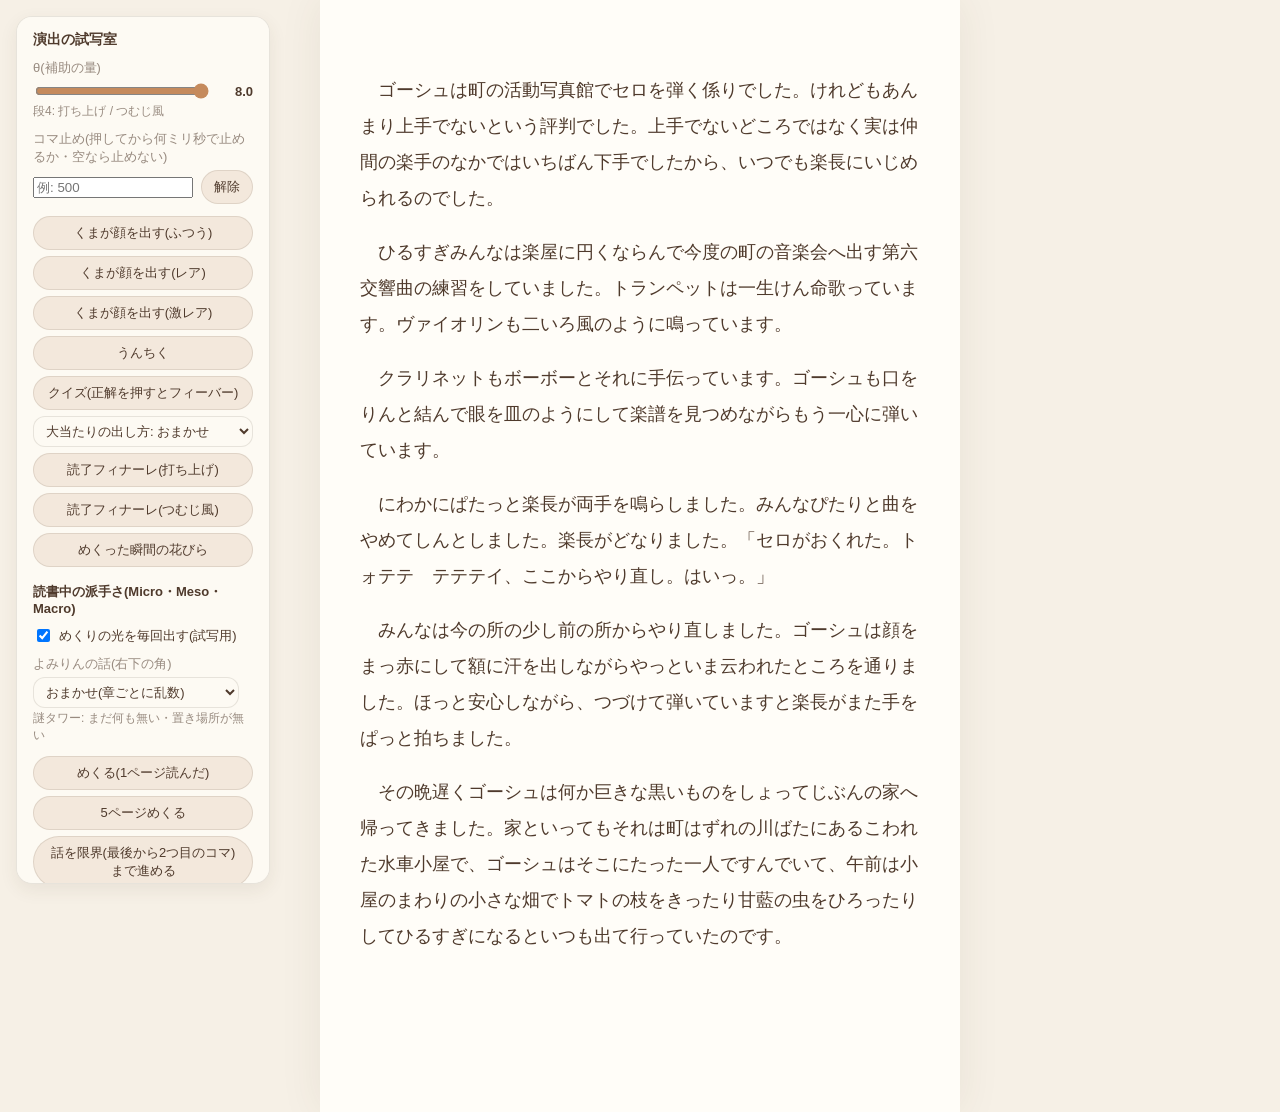
<file: tools/preview/index.html>
<!doctype html>
<!--
  読書中の演出の試写室。拡張を入れずに、くまの動き(顔を出す・うんちく・クイズ正解・読了)を θ ごとに見る。

    python3 -m http.server 8000      (リポジトリの一番上で)
    → http://localhost:8000/tools/preview/

  ES モジュールなので file:// では開けない。動きを減らす設定は DevTools の Rendering →
  「Emulate CSS media feature prefers-reduced-motion」で試す。
-->
<html lang="ja">
  <head>
    <meta charset="utf-8" />
    <meta name="viewport" content="width=device-width, initial-scale=1" />
    <title>よみりん 演出の試写室</title>
    <style>
      :root {
        --bg: #f6f0e6;
        --paper: #fdfaf3;
        --ink: #4f3a2c;
        --muted: rgba(79, 58, 44, 0.58);
        --faint: rgba(79, 58, 44, 0.12);
        font-family: 'Hiragino Maru Gothic ProN', 'Zen Maru Gothic', 'M PLUS Rounded 1c', sans-serif;
        color: var(--ink);
      }
      body {
        margin: 0;
        background: var(--bg);
        min-height: 100vh;
      }
      .book {
        max-width: 640px;
        margin: 0 auto;
        padding: 72px 40px 140px;
        background: #fffdf8;
        min-height: 100vh;
        box-sizing: border-box;
        font-family: 'Hiragino Mincho ProN', 'Yu Mincho', serif;
        font-size: 18px;
        line-height: 2;
        box-shadow: 0 0 40px rgba(79, 58, 44, 0.08);
      }
      .book p {
        margin: 0 0 1em;
        text-indent: 1em;
      }
      .panel {
        position: fixed;
        left: 16px;
        top: 16px;
        width: 220px;
        background: var(--paper);
        border: 1px solid var(--faint);
        border-radius: 16px;
        box-shadow: 0 6px 18px rgba(79, 58, 44, 0.08);
        padding: 14px 16px 16px;
        font-size: 13px;
        max-height: calc(100vh - 64px);
        overflow: auto;
      }
      .panel h2 {
        margin: 16px 0 6px;
        font-size: 13px;
        font-weight: 700;
      }
      .check {
        display: flex !important;
        gap: 6px;
        align-items: center;
        color: var(--ink) !important;
      }
      .panel h1 {
        margin: 0 0 10px;
        font-size: 14px;
        font-weight: 700;
      }
      .panel label {
        display: block;
        color: var(--muted);
        margin: 10px 0 4px;
      }
      .theta {
        display: flex;
        align-items: center;
        gap: 8px;
      }
      .theta input {
        flex: 1;
        min-width: 0;
        accent-color: #c58a5c;
      }
      .theta output {
        width: 2.6em;
        text-align: right;
        font-variant-numeric: tabular-nums;
        font-weight: 700;
      }
      .tier {
        color: var(--muted);
        font-size: 12px;
        margin-top: 2px;
      }
      .buttons {
        display: grid;
        gap: 6px;
        margin-top: 12px;
      }
      button {
        font: inherit;
        color: var(--ink);
        background: #f3e8dc;
        border: 1px solid var(--faint);
        border-radius: 999px;
        padding: 7px 12px;
        cursor: pointer;
      }
      select {
        font: inherit;
        color: var(--ink);
        background: var(--paper);
        border: 1px solid var(--faint);
        border-radius: 12px;
        padding: 6px 8px;
      }
      button:hover {
        background: #ecd7c3;
      }
      .hint {
        color: var(--muted);
        font-size: 11px;
        line-height: 1.6;
        margin: 10px 0 0;
      }
    </style>
  </head>
  <body>
    <main class="book" id="book">
      <p>ゴーシュは町の活動写真館でセロを弾く係りでした。けれどもあんまり上手でないという評判でした。上手でないどころではなく実は仲間の楽手のなかではいちばん下手でしたから、いつでも楽長にいじめられるのでした。</p>
      <p>ひるすぎみんなは楽屋に円くならんで今度の町の音楽会へ出す第六交響曲の練習をしていました。トランペットは一生けん命歌っています。ヴァイオリンも二いろ風のように鳴っています。</p>
      <p>クラリネットもボーボーとそれに手伝っています。ゴーシュも口をりんと結んで眼を皿のようにして楽譜を見つめながらもう一心に弾いています。</p>
      <p>にわかにぱたっと楽長が両手を鳴らしました。みんなぴたりと曲をやめてしんとしました。楽長がどなりました。「セロがおくれた。トォテテ　テテテイ、ここからやり直し。はいっ。」</p>
      <p>みんなは今の所の少し前の所からやり直しました。ゴーシュは顔をまっ赤にして額に汗を出しながらやっといま云われたところを通りました。ほっと安心しながら、つづけて弾いていますと楽長がまた手をぱっと拍ちました。</p>
      <p>その晩遅くゴーシュは何か巨きな黒いものをしょってじぶんの家へ帰ってきました。家といってもそれは町はずれの川ばたにあるこわれた水車小屋で、ゴーシュはそこにたった一人ですんでいて、午前は小屋のまわりの小さな畑でトマトの枝をきったり甘藍の虫をひろったりしてひるすぎになるといつも出て行っていたのです。</p>
    </main>

    <aside class="panel">
      <h1>演出の試写室</h1>
      <label for="theta">θ(補助の量)</label>
      <div class="theta">
        <input id="theta" type="range" min="0" max="8" step="0.1" value="8" />
        <output id="theta-out">8.0</output>
      </div>
      <div class="tier" id="tier"></div>
      <label for="freeze">コマ止め(押してから何ミリ秒で止めるか・空なら止めない)</label>
      <div class="theta">
        <input id="freeze" type="number" min="0" step="50" placeholder="例: 500" />
        <button id="thaw" type="button">解除</button>
      </div>
      <div class="buttons">
        <button id="peek" type="button">くまが顔を出す(ふつう)</button>
        <button id="peek-rare" type="button">くまが顔を出す(レア)</button>
        <button id="peek-epic" type="button">くまが顔を出す(激レア)</button>
        <button id="trivia" type="button">うんちく</button>
        <button id="quiz" type="button">クイズ(正解を押すとフィーバー)</button>
        <select id="variant" aria-label="大当たりの出し方">
          <option value="">大当たりの出し方: おまかせ</option>
          <option value="launch">大当たり: 打ち上げ(虹に乗る)</option>
          <option value="tornado">大当たり: つむじ風</option>
        </select>
        <button id="finale" type="button">読了フィナーレ(打ち上げ)</button>
        <button id="tornado" type="button">読了フィナーレ(つむじ風)</button>
        <button id="shower" type="button">めくった瞬間の花びら</button>
      </div>
      <h2>読書中の派手さ(Micro・Meso・Macro)</h2>
      <label class="check"><input id="flash-always" type="checkbox" checked /> めくりの光を毎回出す(試写用)</label>
      <label for="story">よみりんの話(右下の角)</label>
      <select id="story" aria-label="よみりんの話">
        <option value="">おまかせ(章ごとに乱数)</option>
      </select>
      <div class="tier" id="story-state"></div>
      <div class="buttons">
        <button id="advance" type="button">めくる(1ページ読んだ)</button>
        <button id="advance5" type="button">5ページめくる</button>
        <button id="story-limit" type="button">話を限界(最後から2つ目のコマ)まで進める</button>
        <button id="premo-rare" type="button">予告を仕込む: レア(3めくりで当たり)</button>
        <button id="premo-epic" type="button">予告を仕込む: 激レア(5めくりで当たり)</button>
        <button id="chapter" type="button">章の終わり(Macro)</button>
      </div>
      <p class="hint">最初のめくりで右下の角によみりんの話が現れ、そのあとはめくるたびに確率で1コマ進み(何もない回もある)、縁の色が少しずつ育ちます(読んでいる間は動きません)。話は最後から2つ目のコマで止まって待ちます。予告は話の近くに、金の星 → くまの耳 → 虹のかけら。章の終わりで話がオチて(弾ける・崩れる・飛んでいく・仕上がる・寝たまま…)「章 読了!!」。h キーでこのパネルを隠せます。</p>
      <p class="hint">θ が 6.4 以上で打ち上げ(クイズは半分の確率でつむじ風)、4.4 以上で大ジャンプ、2.8 以上でぴょんぴょん、それ未満は寝そべって読むだけ。θ=0 では何も出ません。コマ止めで止まった画面は、どこかを押すと解除されます。</p>
    </aside>

    <script type="module" src="./preview.js"></script>
  </body>
</html>
</file>
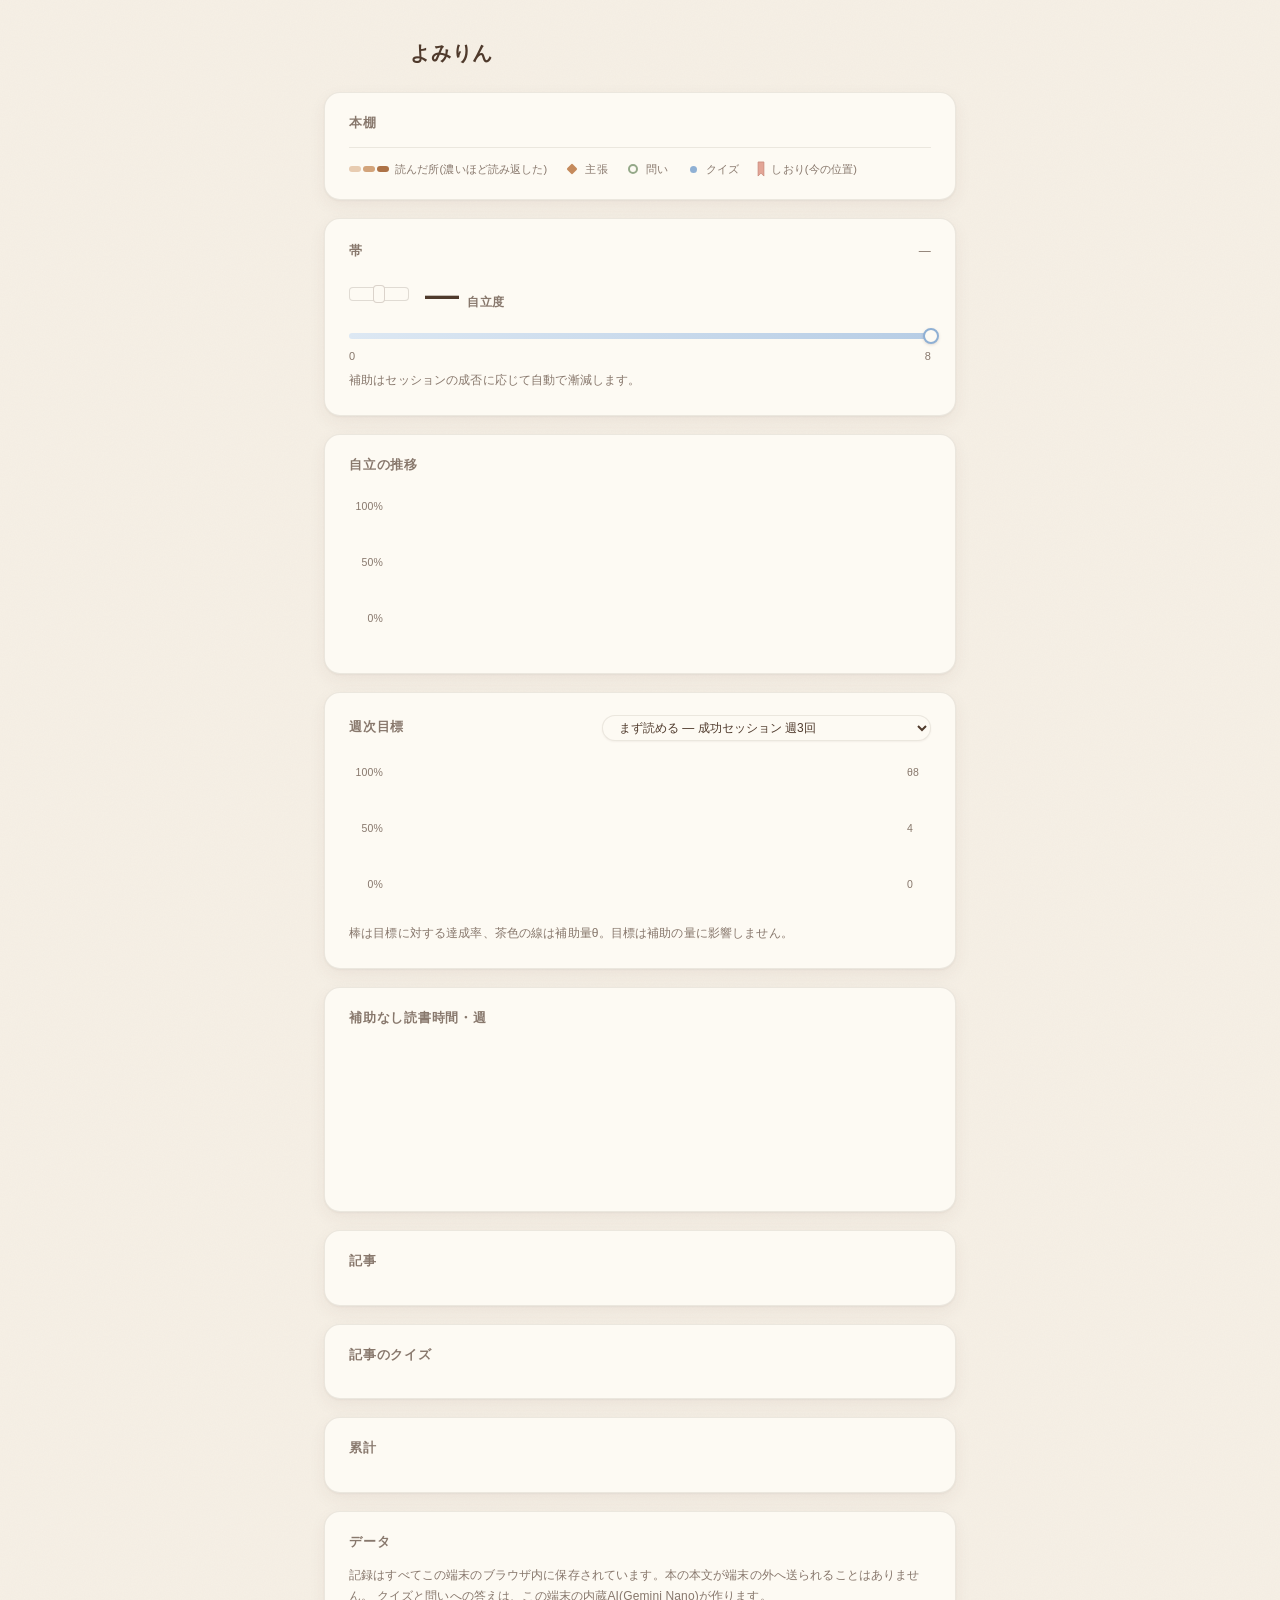
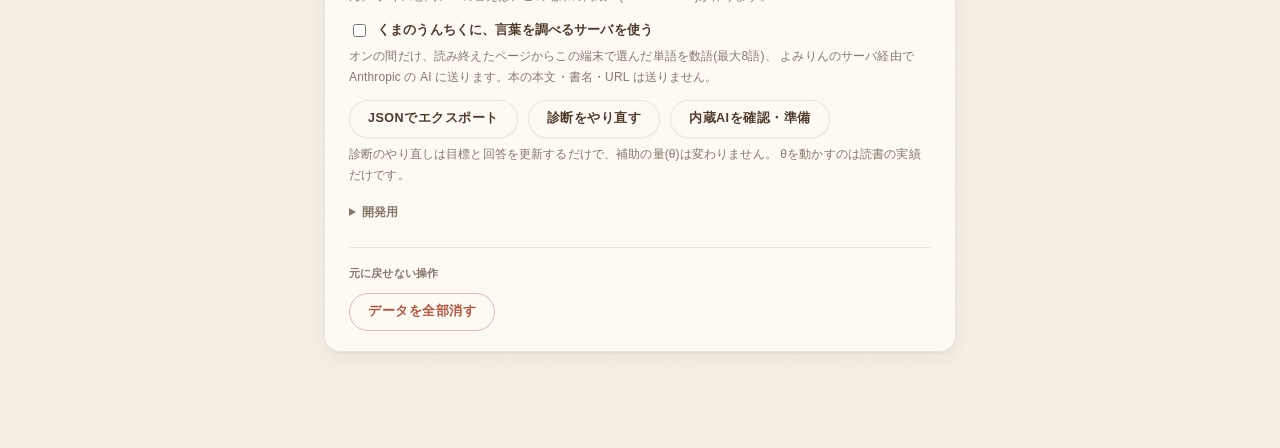
<file: extension/src/dashboard/dashboard.html>
<!doctype html>
<html lang="ja">
  <head>
    <meta charset="utf-8" />
    <title>よみりん</title>
    <link rel="stylesheet" href="dashboard.css" />
  </head>
  <body>
    <main>
      <header>
        <span id="mascot" class="mascot" aria-hidden="true"></span>
        <h1>よみりん</h1>
        <span id="ver" class="ver"></span>
      </header>

      <!-- 本棚: 本ごとの位置・残り時間・読んだ所(帯)・余白。記録カテゴリ — 事実だけを出す
           (docs/design.md §8)。θ の節より上に置く: 卒業後も残るのはこちら -->
      <section aria-label="本棚">
        <span class="eyebrow">本棚</span>
        <ul id="shelf" class="rows shelf"></ul>
        <p id="shelf-legend" class="shelf-legend" aria-hidden="true">
          <span class="lg"><i class="lg-run lg-run-1"></i><i class="lg-run lg-run-2"></i><i class="lg-run lg-run-3"></i>読んだ所(濃いほど読み返した)</span>
          <span class="lg"><i class="lg-mark mk-claim"></i>主張</span>
          <span class="lg"><i class="lg-mark mk-question"></i>問い</span>
          <span class="lg"><i class="lg-mark mk-quiz"></i>クイズ</span>
          <span class="lg"><i class="lg-mark lg-bookmark"></i>しおり(今の位置)</span>
        </p>
        <p id="shelf-empty" class="note" hidden>まだ本がありません。Play ブックスで本を開いて読み始めると、ここに並びます。</p>
      </section>

      <!-- 思い出す(記憶の層・docs/design.md §8): 期日が来たものだけ、最大5件。
           自分で思い出してから見る。評価は本人(クイズは正誤)。演出なし・褒めない・催促しない -->
      <section id="recall-sec" aria-label="思い出す" hidden>
        <span class="eyebrow">思い出す</span>
        <ol id="recall" class="rows recall"></ol>
      </section>

      <!-- 帯: 自立度と段位。リングが左端(0)に着いたら卒業=黒帯 -->
      <section class="obi-sec" aria-label="帯">
        <div class="obi-head">
          <span class="eyebrow">帯</span>
          <span id="theta-label" class="theta-read">—</span>
        </div>
        <div class="rank-line">
          <span id="belt" class="belt" title="帯"></span>
          <span class="indep"><b id="indep-pct">—</b><span class="indep-cap">自立度</span></span>
        </div>
        <div class="obi-track" aria-hidden="true"><span id="obi-ring" class="obi-ring"></span></div>
        <div class="obi-ends" aria-hidden="true"><span>0</span><span>8</span></div>
        <p class="note">補助はセッションの成否に応じて自動で漸減します。</p>
        <p id="week-line" class="week-line"></p>
      </section>

      <!-- 自立の推移: θ履歴から導く上昇曲線(集中力の成長) -->
      <section aria-label="自立の推移">
        <span class="eyebrow">自立の推移</span>
        <div id="growth-wrap" class="growth-wrap">
          <div class="growth-y" aria-hidden="true">
            <span>100%</span><span>50%</span><span>0%</span>
          </div>
          <div class="growth-main">
            <svg id="growth" viewBox="0 0 600 160" preserveAspectRatio="none" role="img"
                 aria-label="自立度の推移グラフ"></svg>
            <div id="growth-x" class="growth-x" aria-hidden="true"></div>
          </div>
        </div>
        <p id="growth-empty" class="note" hidden>まだ推移はありません。</p>
      </section>

      <!-- 週次目標: 達成率(棒)×θ(茶色の線)の二軸。達成率を保ったままθが下がることが
           回復の証拠(docs/research/benchmark.md §5)。目標は本人が選ぶ・制御器は読まない・
           未達を警告しない(事実の表示のみ) -->
      <section aria-label="週次目標">
        <div class="obi-head">
          <span class="eyebrow">週次目標</span>
          <select id="goal" aria-label="週次目標の選択"></select>
        </div>
        <div id="kpi-wrap" class="growth-wrap">
          <div class="growth-y" aria-hidden="true">
            <span>100%</span><span>50%</span><span>0%</span>
          </div>
          <div class="growth-main">
            <svg id="kpi" viewBox="0 0 600 160" preserveAspectRatio="none" role="img"
                 aria-label="週次目標の達成率と補助量θの推移"></svg>
            <div id="kpi-x" class="growth-x" aria-hidden="true"></div>
          </div>
          <div class="growth-y kpi-y-right" aria-hidden="true">
            <span>θ8</span><span>4</span><span>0</span>
          </div>
        </div>
        <p id="kpi-empty" class="note" hidden>まだ記録がありません。</p>
        <p id="kpi-line" class="week-line"></p>
        <p class="note">棒は目標に対する達成率、茶色の線は補助量θ。目標は補助の量に影響しません。</p>
      </section>

      <section aria-label="週次推移">
        <span class="eyebrow">補助なし読書時間・週</span>
        <div id="chart"></div>
        <p id="chart-empty" class="note" hidden>まだ記録がありません。</p>
      </section>

      <!-- 本以外(Web記事)。本のクイズは本棚の余白に出すので、ここには記事のものだけ -->
      <section id="library-sec" aria-label="記事">
        <span class="eyebrow">記事</span>
        <ul id="library" class="rows"></ul>
      </section>

      <section id="quizzes-sec" aria-label="記事のクイズ">
        <span class="eyebrow">記事のクイズ</span>
        <ul id="quizzes" class="rows"></ul>
      </section>

      <section aria-label="累計">
        <span class="eyebrow">累計</span>
        <dl id="totals" class="ledger"></dl>
      </section>

      <section aria-label="データ">
        <span class="eyebrow">データ</span>
        <p class="note">
          記録はすべてこの端末のブラウザ内に保存されています。本の本文が端末の外へ送られることはありません。
          クイズと問いへの答えは、この端末の内蔵AI(Gemini Nano)が作ります。
        </p>
        <label class="consent-toggle">
          <input id="consent" type="checkbox" />
          <span>くまのうんちくに、言葉を調べるサーバを使う</span>
        </label>
        <p class="note">オンの間だけ、読み終えたページからこの端末で選んだ単語を数語(最大8語)、
          よみりんのサーバ経由で Anthropic の AI に送ります。本の本文・書名・URL は送りません。</p>
        <div class="actions">
          <button id="export" type="button">JSONでエクスポート</button>
          <button id="recalibrate" type="button">診断をやり直す</button>
          <button id="ai-check" type="button">内蔵AIを確認・準備</button>
        </div>
        <p id="ai-status" class="note"></p>
        <p class="note">診断のやり直しは目標と回答を更新するだけで、補助の量(θ)は変わりません。
          θを動かすのは読書の実績だけです。</p>
        <!-- 開発用。ストア版(update_url あり)では隠す -->
        <details id="dev-tools" class="override">
          <summary>開発用</summary>
          <label class="demo-toggle">
            <input id="demo" type="checkbox" />
            <span>デモモード(演出を派手にする)</span>
          </label>
          <p class="note">このプロフィールだけに効きます。計測・制御・記録には影響しません。
            本番はOFFのまま、発表用プロフィールだけONに。</p>
          <label class="override-label" for="theta">θを手動で上書き</label>
          <input id="theta" type="range" min="0" max="8" step="0.1" value="8" aria-label="補助量θ" />
          <div class="actions">
            <button id="seed-demo" type="button" hidden>玄人デモデータを投入</button>
          </div>
          <p id="s-report" class="note"></p>
        </details>
        <div class="danger">
          <p class="danger-note">元に戻せない操作</p>
          <button id="wipe" type="button">データを全部消す</button>
        </div>
      </section>
    </main>
    <script type="module" src="dashboard.js"></script>
  </body>
</html>
</file>
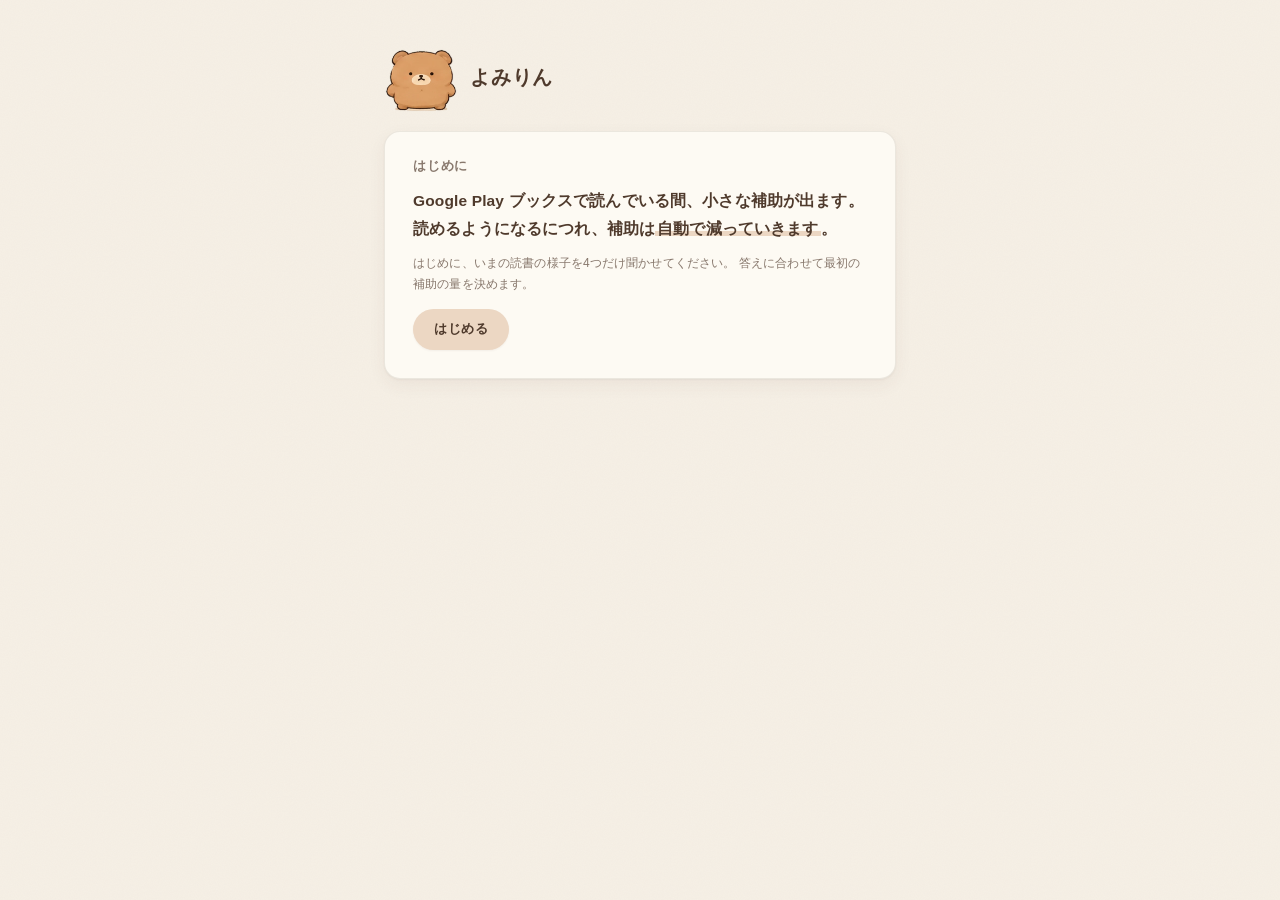
<file: extension/src/onboarding/onboarding.html>
<!doctype html>
<html lang="ja">
  <head>
    <meta charset="utf-8" />
    <title>よみりん</title>
    <link rel="stylesheet" href="../shared/paper.css" />
    <link rel="stylesheet" href="onboarding.css" />
  </head>
  <body>
    <main>
      <header class="paper-head rise">
        <span id="mascot" class="mascot" aria-hidden="true"></span>
        <h1>よみりん</h1>
      </header>

      <!-- 導入 -->
      <section id="step-intro" class="step card rise">
        <span class="eyebrow">はじめに</span>
        <p class="lead">
          Google Play ブックスで読んでいる間、小さな補助が出ます。<br />
          読めるようになるにつれ、補助は<span class="hl">自動で減っていきます</span>。
        </p>
        <p class="note">
          はじめに、いまの読書の様子を4つだけ聞かせてください。
          答えに合わせて最初の補助の量を決めます。
        </p>
        <div class="actions">
          <button id="begin" type="button">はじめる</button>
        </div>
      </section>

      <!-- 診断(4問。スコア・θは表示しない) -->
      <section id="step-quiz" class="step card" hidden>
        <span class="eyebrow">いまの読書</span>
        <p class="progress" id="progress" aria-hidden="true"></p>
        <h2 id="qtext"></h2>
        <ul id="choices" class="choices"></ul>
        <button id="back" class="btn quiet back" type="button" hidden>← 戻る</button>
      </section>

      <!-- 目標選択(自己設定。おすすめを事前選択するだけで、決めるのは本人) -->
      <section id="step-goal" class="step card" hidden>
        <span class="eyebrow">目標</span>
        <h2>いまの目標を選んでください</h2>
        <p class="note">あとでダッシュボードからいつでも変えられます。目標は補助の量に影響しません。</p>
        <ul id="goals" class="choices"></ul>
        <!-- 外部送信の同意(任意・既定オフ)。Chrome Web Store の開示・同意の要件 -->
        <div class="sub">
          <label class="consent-row">
            <input id="consent" type="checkbox" />
            <span>くまのうんちくに、言葉を調べるサーバを使う(任意)</span>
          </label>
          <p class="note">
            オンにすると、読み終えたページからこの端末で選んだ単語を数語(最大8語)だけ、
            よみりんのサーバ経由で Anthropic の AI に送り、言葉の意味や由来を調べます。
            本の本文・書名・URL は送りません。オフのままでも使えます(この端末の内蔵AIが使えれば、それで話します)。
            あとでダッシュボードから変えられます。
          </p>
        </div>
        <div class="actions">
          <button id="finish" type="button">この目標で始める</button>
        </div>
        <p id="finish-error" class="note err" hidden></p>
      </section>

      <!-- 完了。スコアもθも言い渡さない -->
      <section id="step-done" class="step card" hidden>
        <span class="eyebrow">準備ができました</span>
        <p class="lead">Play ブックスで本を開いて、ツールバーの拡張アイコンから「読む」を押すと始まります。</p>
        <p class="note">
          記録はすべてこの端末の中に残ります。本の本文が端末の外へ送られることはありません。
        </p>

        <!-- 内蔵AI(Gemini Nano)。クイズと問いへの答えはこれが端末の中で作る。
             無くても演出と計測は動くので、ここで止めない(確認は任意) -->
        <div class="sub nano">
          <span class="pill">内蔵AI</span>
          <h2>Gemini Nano について</h2>
          <p class="note">
            突然クイズと、問いへの答えは、Chrome に内蔵された AI がこの端末の中で作ります。
            本の本文はどこにも送られません。使うには次が要ります。
          </p>
          <ul class="note-list">
            <li>Chrome 138 以降</li>
            <li>空きディスク 22GB 以上(モデル本体は約 4GB。初回だけダウンロードに数分かかります)</li>
            <li>対応する GPU、またはメモリ 16GB 以上</li>
          </ul>
          <p class="note">
            下のボタンで確認できます。初回はこのクリックでダウンロードが始まります。
            足りないものがあっても、補助の演出と計測は動きます。あとからダッシュボードでも確認できます。
          </p>
          <div class="actions">
            <button id="ai-check" type="button">内蔵AIを確認・準備</button>
          </div>
          <p id="ai-status" class="note" hidden></p>
        </div>

        <div class="actions">
          <button id="close" type="button">閉じる</button>
        </div>
      </section>
    </main>
    <script type="module" src="onboarding.js"></script>
  </body>
</html>
</file>
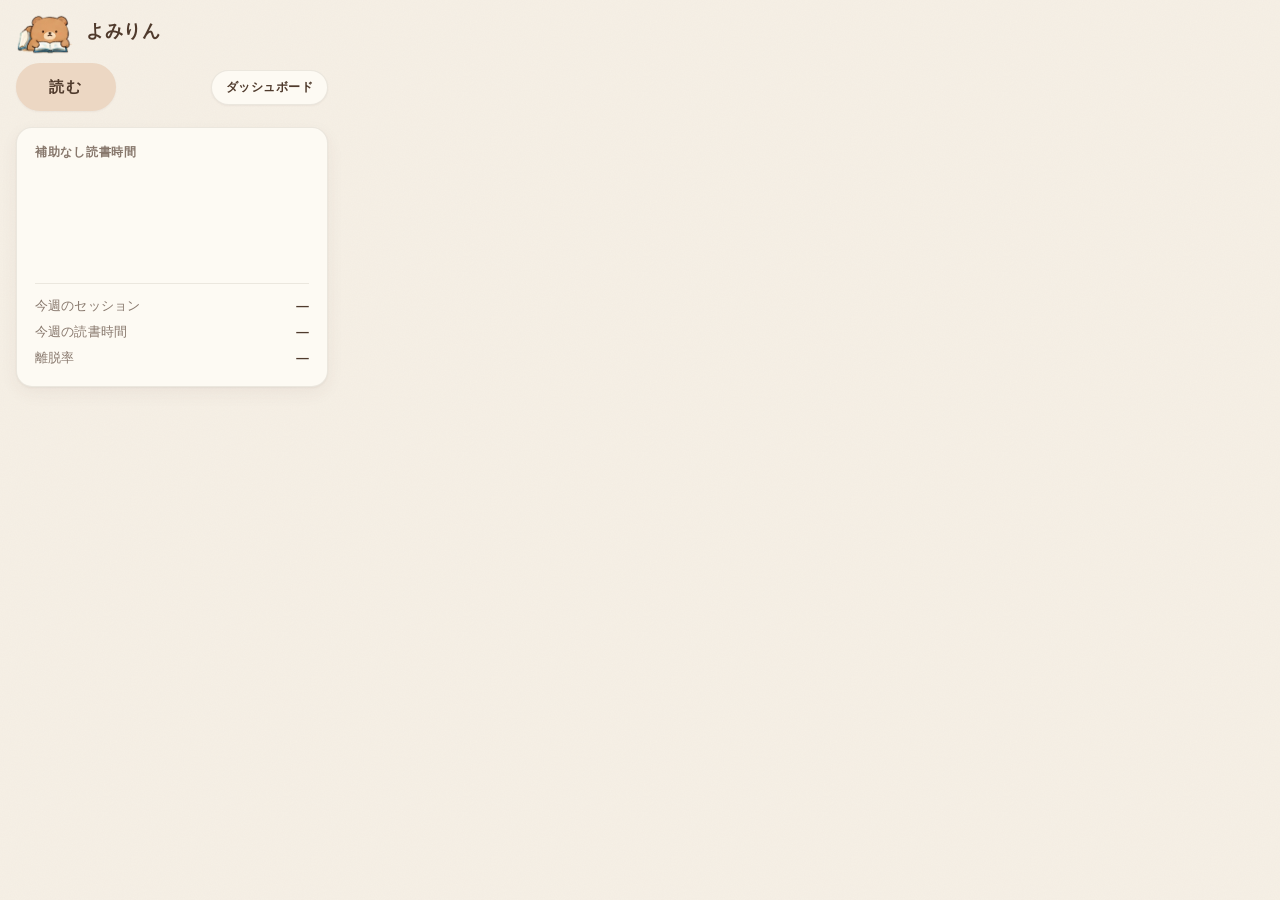
<file: extension/src/popup/popup.html>
<!doctype html>
<html lang="ja">
  <head>
    <meta charset="utf-8" />
    <title>よみりん</title>
    <link rel="stylesheet" href="../shared/paper.css" />
    <link rel="stylesheet" href="popup.css" />
  </head>
  <body>
    <main>
      <header class="paper-head rise">
        <span id="mascot" class="mascot" aria-hidden="true"></span>
        <h1>よみりん</h1>
      </header>

      <!-- 初回のみ: 診断+目標選択が済むまでは、はじめの設定へ誘導する -->
      <section id="onboard" class="card rise" hidden>
        <p class="lead">はじめに、いまの読書に合わせた設定をします。</p>
        <p class="note">1分で終わります。</p>
        <div class="actions">
          <button id="open-onboarding" type="button">はじめる</button>
        </div>
      </section>

      <!-- 読む/終える と ダッシュボードを同じ行に。ポップアップは縦が 600px で切れるので、
           ダッシュボードへの入口を下に置かない(スクロールしないと見えない) -->
      <div id="controls" class="rise">
        <div class="row">
          <button id="start" class="btn big" type="button">読む</button>
          <button id="end" class="btn big" type="button" hidden>終える</button>
          <!-- θはW3から自動漸減。手動上書きとデータ管理(全消去含む)はダッシュボードへ -->
          <button id="open-dashboard" class="btn" type="button">ダッシュボード</button>
        </div>
        <p id="status" class="note" hidden></p>
        <p id="error" class="note err" hidden></p>
      </div>

      <!-- 記憶の層(docs/design.md §8): 成功セッションの終わりに一度だけ、道具の小さなカード。
           本人が書いた一文が資産になる。無視すれば黙って消える(要求しない)。演出はつけない -->
      <section id="claim" class="card" hidden>
        <span class="eyebrow">主張</span>
        <p id="claim-title" class="note"></p>
        <label for="claim-text" class="claim-label">いちばん大事だった主張を、ひとつ</label>
        <input id="claim-text" class="field" type="text" maxlength="120" autocomplete="off" />
        <div class="actions">
          <button id="claim-save" type="button">残す</button>
          <button id="claim-skip" class="btn quiet" type="button">閉じる</button>
        </div>
      </section>

      <!-- Mirror: 主表示は補助なし読書時間の週次推移。
           連続日数・他人との比較・目標未達の警告は出さない(責めない原則)。 -->
      <section id="mirror" class="card rise" aria-label="Mirror">
        <span class="eyebrow">補助なし読書時間</span>
        <div id="chart" role="img" aria-label="週ごとの補助なし読書時間"></div>
        <p id="empty" class="note" hidden>まだ記録がありません。読みたい本で「読む」を押すと計測が始まります。</p>
        <dl id="sub">
          <dt>今週のセッション</dt><dd id="sessions">—</dd>
          <dt>今週の読書時間</dt><dd id="read-min">—</dd>
          <dt>離脱率</dt><dd id="escape-rate">—</dd>
        </dl>
      </section>

      <!-- ライブラリ: 記録層の表示。事実の蓄積のみ(比較・警告・可変報酬なし) -->
      <section id="library-sec" class="card rise" aria-label="ライブラリ" hidden>
        <span class="eyebrow">ライブラリ</span>
        <ul id="library"></ul>
      </section>

    </main>
    <script type="module" src="popup.js"></script>
  </body>
</html>
</file>
<file: extension/src/dashboard/dashboard.css>
/* 静かな記録の画面。温かいクリームの地に、少し明るい紙のカード、焦げ茶の文字、丸ゴシック。
   線は髪の毛ほどか無し、影はぼかした柔らかいものだけ、差し色はくすんだ色(キャラメル・セージ・くすみ青)。
   派手なもの(太い線・ずらし影・虹・金・傾き・弾む動き)は読書中の演出だけのもの。ここには置かない。
   記録の画面なので動きは入場だけ(報酬の演出は出さない)。値は shared/paper.css の :root と同じ。 */

:root {
  --bg: #f6f0e6;
  --paper: #fdfaf3;
  --ink: #4f3a2c;
  --muted: rgba(79, 58, 44, 0.68);
  --faint: rgba(79, 58, 44, 0.1);
  /* くすんだ差し色 */
  --caramel: #c58a5c;
  --caramel-soft: #ecd7c3;
  --caramel-deep: #94623f; /* 紙の上で読ませる文字の濃さ */
  --sage: #94a888;
  --sage-soft: #e3eadb;
  --sage-ink: #55694a; /* セージの地に乗せる文字 */
  --dusty: #8fb0d4;
  --dusty-soft: #dde8f3;
  --blush: #e3a596;
  --danger: #b5523b;
  --focus: #6b8fba; /* くすみ青を少し濃く(紙の上で見える輪郭) */
  /* 読んだ所の濃淡(1回・2回・3回以上)。キャラメルの淡→濃 */
  --read-1: #e8ccb1;
  --read-2: #d3a47b;
  --read-3: #ad7246;
  /* 読んでいない所(紙より少し沈んだ、色のない地) */
  --unread: #f1ece4;
  /* 形 */
  --radius: 16px;
  --radius-sm: 12px;
  --shadow: 0 1px 2px rgba(79, 58, 44, 0.05), 0 6px 18px rgba(79, 58, 44, 0.06);
  --shadow-sm: 0 1px 2px rgba(79, 58, 44, 0.06);
  color-scheme: light;
  font-family: 'Hiragino Maru Gothic ProN', 'Zen Maru Gothic', 'M PLUS Rounded 1c', 'Hiragino Sans',
    sans-serif;
}

*,
*::before,
*::after {
  box-sizing: border-box;
}

/* hidden属性をdisplay:flex等の指定より必ず優先させる */
[hidden] {
  display: none !important;
}

body {
  margin: 0;
  color: var(--ink);
  font-size: 14px;
  font-weight: 400;
  line-height: 1.75;
  letter-spacing: 0.01em;
  -webkit-font-smoothing: antialiased;
  /* ごく薄い紙のざらつき(ほとんど見えない程度) */
  background: var(--bg)
    url("data:image/svg+xml;utf8,<svg xmlns='http://www.w3.org/2000/svg' width='180' height='180'><filter id='n'><feTurbulence type='fractalNoise' baseFrequency='.85' numOctaves='2' stitchTiles='stitch'/><feColorMatrix values='0 0 0 0 .31 0 0 0 0 .23 0 0 0 0 .17 0 0 0 .03 0'/></filter><rect width='100%' height='100%' filter='url(%23n)'/></svg>");
}

main {
  max-width: 680px;
  margin: 0 auto;
  padding: 40px 24px 96px;
  display: grid;
  gap: 18px;
}

/* 入場: ふっと浮かぶ(弾まない。動きを減らす設定を尊重) */
@media (prefers-reduced-motion: no-preference) {
  main > * {
    animation: rise 0.4s ease-out both;
  }
  main > :nth-child(2) { animation-delay: 0.04s; }
  main > :nth-child(3) { animation-delay: 0.08s; }
  main > :nth-child(4) { animation-delay: 0.12s; }
  main > :nth-child(5) { animation-delay: 0.16s; }
  main > :nth-child(6) { animation-delay: 0.2s; }
  main > :nth-child(7) { animation-delay: 0.24s; }
  main > :nth-child(8) { animation-delay: 0.28s; }
  main > :nth-child(9) { animation-delay: 0.32s; }
  main > :nth-child(10) { animation-delay: 0.36s; }
}

@keyframes rise {
  from {
    opacity: 0;
    transform: translateY(6px);
  }
}

:focus-visible {
  outline: 2px solid var(--focus);
  outline-offset: 2px;
}

/* ---- ヘッダ: くま + 題 ---- */

header {
  display: flex;
  align-items: center;
  gap: 12px;
  margin-bottom: 8px;
}

.mascot {
  flex: none;
  width: 74px;
  margin-bottom: -6px;
}

.mascot img {
  display: block;
  width: 100%;
  height: auto;
}

/* 記録がまだ無いときの、箱に入ったくま */
.empty-bear {
  display: block;
  width: 88px;
  height: auto;
  margin: 4px auto 10px;
}

h1 {
  margin: 0;
  font-size: 20px;
  font-weight: 700;
  letter-spacing: 0.04em;
  line-height: 1.3;
}

.ver {
  font-size: 11px;
  font-weight: 500;
  color: var(--muted);
  font-variant-numeric: tabular-nums;
  background: var(--faint);
  border-radius: 999px;
  padding: 0 9px;
}

.ver:empty {
  display: none;
}

/* ---- 節: 紙のカード ---- */

main > section {
  position: relative;
  background: var(--paper);
  border: 1px solid var(--faint);
  border-radius: var(--radius);
  padding: 22px 24px 20px;
  box-shadow: var(--shadow);
}

/* 節の名前: 小さく静かな文字 */
.eyebrow {
  display: block;
  margin: 0 0 14px;
  font-size: 12.5px;
  font-weight: 600;
  letter-spacing: 0.06em;
  line-height: 1.4;
  color: var(--muted);
  white-space: nowrap;
}

.note {
  font-size: 12px;
  color: var(--muted);
  margin: 4px 0;
}

/* ---- 帯(シグネチャ) ---- */

/* 節の名前と、右に添える値(θ・目標の選択)の一行 */
.obi-head {
  display: flex;
  align-items: center;
  justify-content: space-between;
  gap: 12px;
  margin-bottom: 14px;
}

.obi-head .eyebrow {
  margin: 0;
}

.theta-read {
  font-size: 12px;
  font-weight: 500;
  color: var(--muted);
  font-variant-numeric: tabular-nums;
}

/* 段位と自立度 */
.rank-line {
  display: flex;
  align-items: center;
  gap: 16px;
  margin: 0 0 4px;
}

/* 帯(武道の帯): 色はJSが段位で塗る(くすんだ色)。結び目つき */
.belt {
  position: relative;
  width: 60px;
  height: 14px;
  border: 1px solid rgba(79, 58, 44, 0.16);
  border-radius: 4px;
  background: var(--paper);
}

.belt::after {
  content: '';
  position: absolute;
  left: 50%;
  top: 50%;
  width: 12px;
  height: 18px;
  border: 1px solid rgba(79, 58, 44, 0.2);
  border-radius: 4px;
  background: inherit;
  transform: translate(-50%, -50%);
}

/* 大きな数字(統計アプリの「3h 42m」のように) */
.indep {
  display: flex;
  align-items: baseline;
}

.indep b {
  font-size: 34px;
  font-weight: 600;
  line-height: 1.1;
  letter-spacing: 0;
  font-variant-numeric: tabular-nums;
}

.indep-cap {
  font-size: 12px;
  font-weight: 600;
  color: var(--muted);
  margin-left: 8px;
  letter-spacing: 0.06em;
}

/* 帯本体(表示のみ): 右(8)ほど少し濃いくすみ青、左端(0)=卒業へ向かって淡くなる */
.obi-track {
  position: relative;
  height: 6px;
  border-radius: 999px;
  margin-top: 20px;
  background: linear-gradient(90deg, var(--dusty-soft), #b7cde5);
}

/* リング=θの現在地。左端(0)に着いたら卒業 */
.obi-ring {
  position: absolute;
  top: 50%;
  left: 100%;
  width: 16px;
  height: 16px;
  box-sizing: border-box;
  border: 2px solid var(--dusty);
  border-radius: 50%;
  background: var(--paper);
  transform: translate(-50%, -50%);
  box-shadow: 0 1px 3px rgba(79, 58, 44, 0.16);
}

@media (prefers-reduced-motion: no-preference) {
  .obi-ring {
    transition: left 0.6s ease-out;
  }
}

.obi-ends {
  display: flex;
  justify-content: space-between;
  font-size: 11px;
  font-weight: 500;
  color: var(--muted);
  font-variant-numeric: tabular-nums;
  margin-top: 8px;
}

.week-line {
  margin: 16px 0 0;
  padding-top: 14px;
  border-top: 1px solid var(--faint);
  font-size: 12.5px;
  color: var(--muted);
}

.week-line:empty {
  display: none;
}

.week-line b {
  font-weight: 600;
  font-size: 15px;
  color: var(--ink);
  font-variant-numeric: tabular-nums;
  margin: 0 1px;
}

/* ---- グラフ共通(自立の推移・週次目標) ---- */

.growth-wrap {
  display: flex;
  gap: 10px;
  align-items: stretch;
}

.growth-y {
  display: flex;
  flex-direction: column;
  justify-content: space-between;
  align-items: flex-end;
  width: 34px;
  /* 上下パディングでSVG内のグリッド線(y=14/146 of 160)に目盛りを揃える */
  padding: 8px 0 26px;
  font-size: 10.5px;
  font-weight: 500;
  color: var(--muted);
  font-variant-numeric: tabular-nums;
}

.growth-main {
  flex: 1;
  min-width: 0;
}

#growth,
#kpi {
  width: 100%;
  height: 160px;
  display: block;
  overflow: visible;
}

.growth-x {
  display: flex;
  justify-content: space-between;
  margin-top: 4px;
  font-size: 10.5px;
  font-weight: 500;
  color: var(--muted);
  font-variant-numeric: tabular-nums;
}

/* SVGは横に伸ばして描くので、線の太さは伸ばさない */
#growth *,
#kpi * {
  vector-effect: non-scaling-stroke;
}

.growth-grid {
  stroke: var(--faint);
  stroke-width: 1;
}

/* 線の下の淡い塗り */
.growth-area {
  fill: rgba(197, 138, 92, 0.12);
  stroke: none;
}

.growth-line {
  fill: none;
  stroke: var(--caramel);
  stroke-width: 2.5;
  stroke-linejoin: round;
  stroke-linecap: round;
}

.growth-dot {
  fill: var(--caramel);
}

/* 最新の点(いま) */
.growth-dot-now {
  fill: var(--caramel);
  stroke: var(--paper);
  stroke-width: 2;
}

/* ---- 週次目標(達成率×θの二軸) ---- */

.kpi-y-right {
  align-items: flex-start;
  width: 24px;
}

/* 合格ライン(達成率80%)。点線。棒と同じく、下回っても色は変えない */
.kpi-pass {
  stroke: rgba(79, 58, 44, 0.32);
  stroke-width: 1.25;
  stroke-dasharray: 4 5;
  stroke-linecap: round;
}

/* 達成率の棒。責めない: 未達でも色は変えない(淡いくすみ青のまま)、満了だけ少し濃くなる */
.kpi-bar {
  fill: #cddcec;
  stroke: none;
  rx: 4px;
}

.kpi-bar-full {
  fill: #a9c3df;
}

#goal {
  margin-left: auto;
  max-width: 100%;
  font: inherit;
  font-size: 12px;
  font-weight: 500;
  color: var(--ink);
  background: var(--paper);
  border: 1px solid var(--faint);
  border-radius: 999px;
  padding: 4px 12px;
  box-shadow: var(--shadow-sm);
  cursor: pointer;
  transition: background-color 0.15s ease;
}

#goal:hover {
  background: #f4ecdf;
}

#goal option {
  background: var(--paper);
}

/* θ手動上書き(開発用・データ節の折りたたみ) */
details.override {
  margin-top: 16px;
}

details.override summary,
details.margin summary {
  font-size: 12px;
  font-weight: 600;
  color: var(--muted);
  cursor: pointer;
  transition: color 0.15s ease;
}

.override-label {
  display: block;
  font-size: 12px;
  color: var(--muted);
  margin-top: 12px;
}

details.override .actions {
  margin-top: 14px;
}

/* つまみと溝は自前で描く(淡い accent-color だと Chrome が溝を黒く塗るため)。帯のリングと同じ形 */
details.override input[type='range'] {
  -webkit-appearance: none;
  appearance: none;
  display: block;
  width: 100%;
  height: 6px;
  margin: 16px 0 6px;
  border-radius: 999px;
  background: var(--dusty-soft);
  cursor: pointer;
}

details.override input[type='range']::-webkit-slider-thumb {
  -webkit-appearance: none;
  appearance: none;
  width: 18px;
  height: 18px;
  border: 2px solid var(--dusty);
  border-radius: 50%;
  background: var(--paper);
  box-shadow: 0 1px 3px rgba(79, 58, 44, 0.16);
}

.demo-toggle,
.consent-toggle {
  display: flex;
  align-items: center;
  gap: 8px;
  margin-top: 12px;
  font-size: 13px;
  cursor: pointer;
}

.demo-toggle input,
.consent-toggle input {
  accent-color: var(--dusty);
}

.consent-toggle {
  font-weight: 600;
}

/* ---- 週次グラフ: 補助なし=くすみ青、補助あり=淡いくすみ青 ---- */

#chart {
  display: flex;
  align-items: flex-end;
  gap: 10px;
  min-height: 150px;
}

#chart .col {
  flex: 1;
  display: flex;
  flex-direction: column;
  align-items: center;
  gap: 6px;
  min-width: 0;
}

#chart .bar {
  width: 100%;
  height: 112px;
  display: flex;
  flex-direction: column-reverse;
  border-bottom: 1px solid var(--faint);
}

#chart .unassisted {
  background: var(--dusty);
  border-radius: 6px 6px 0 0;
}

#chart .assisted {
  background: var(--dusty-soft);
}

#chart .value,
#chart .label {
  font-size: 10.5px;
  font-weight: 500;
  color: var(--muted);
  font-variant-numeric: tabular-nums;
  white-space: nowrap;
}

#chart .value {
  color: var(--ink);
  font-weight: 600;
}

/* ---- 一覧(本棚・記事・クイズ) ---- */

.rows {
  list-style: none;
  margin: 0;
  padding: 0;
}

.rows li {
  padding: 12px 2px;
  border-top: 1px solid var(--faint);
}

.rows li:first-child {
  border-top: none;
  padding-top: 2px;
}

.rows li.clickable {
  cursor: pointer;
}

.rows li.clickable:hover .row-title {
  color: var(--caramel-deep);
}

.row-title {
  display: block;
  font-size: 14.5px;
  font-weight: 600;
  line-height: 1.5;
  overflow: hidden;
  text-overflow: ellipsis;
  white-space: nowrap;
  transition: color 0.15s ease;
}

.row-meta {
  display: block;
  font-size: 11.5px;
  color: var(--muted);
  font-variant-numeric: tabular-nums;
  margin-top: 2px;
}

/* 回答履歴: ○=セージ、×=薄墨(責めない) */
.mk {
  letter-spacing: 3px;
}

.mk-o {
  color: var(--sage-ink);
  font-weight: 600;
}

.mk-x {
  color: var(--muted);
  opacity: 0.6;
}

/* ---- 本棚: 帯は本の長さ。キャラメルの濃さ=読んだ回数(1回・2回・3回以上)、しおり=今の位置 ---- */

.shelf > li {
  padding: 16px 2px 14px;
}

/* 本の中の一覧(余白・読んだ日)には、外側の一覧の罫線と余白をかけない */
.shelf .marginalia > li,
.shelf .days > li {
  padding: 0;
  border-top: none;
}

a.row-title {
  color: inherit;
  text-decoration: none;
  font-size: 15.5px;
}

a.row-title:hover {
  color: var(--caramel-deep);
}

.band {
  margin-top: 12px;
}

/* 主張・問い・クイズの段(位置だけを示す印の列) */
.band-lane {
  position: relative;
  height: 14px;
}

/* 読んでいない所は、紙より少し沈んだ色 */
.band-track {
  position: relative;
  height: 8px;
  margin-top: 8px;
  border-radius: 999px;
  background: var(--unread);
}

.band-run {
  position: absolute;
  top: 0;
  bottom: 0;
  border-radius: 999px;
}

/* 隣り合う塗りの間は紙の色で細くあける(枠線で区切らない) */
.band-run + .band-run {
  border-left: 1.5px solid var(--paper);
}

.band-run-1,
.lg-run-1 {
  background: var(--read-1);
}

.band-run-2,
.lg-run-2 {
  background: var(--read-2);
}

.band-run-3,
.lg-run-3 {
  background: var(--read-3);
}

/* 印の当たり判定は見た目より大きく。見た目は ::after */
.band-mark {
  position: absolute;
  top: 50%;
  width: 16px;
  height: 16px;
  transform: translate(-50%, -50%);
}

.mk-question::after,
.mk-quiz::after {
  content: '';
  position: absolute;
  inset: 0;
  margin: auto;
  border-radius: 50%;
  box-sizing: border-box;
}

/* 問い=セージの輪(読書中の問いの入口と同じ形)。本人起点なので輪で残す */
.mk-question::after {
  width: 10px;
  height: 10px;
  border: 2px solid var(--sage);
  background: var(--paper);
}

/* 主張=本人の言葉。キャラメルで塗った小さなひし形 */
.mk-claim::after {
  content: '';
  position: absolute;
  inset: 0;
  margin: auto;
  width: 8px;
  height: 8px;
  border-radius: 1.5px;
  background: var(--caramel);
  transform: rotate(45deg);
}

/* クイズ=くすみ青の小さな点。システムが出したものなので控えめ */
.mk-quiz::after {
  width: 7px;
  height: 7px;
  background: var(--dusty);
}

/* しおり: くすんだ桃色のリボン */
.band-bookmark {
  position: absolute;
  top: -9px;
  width: 11px;
  height: 22px;
  background: url("data:image/svg+xml;utf8,<svg xmlns='http://www.w3.org/2000/svg' viewBox='0 0 12 25'><path d='M1.5 1.5h9v22l-4.5-4.6-4.5 4.6z' fill='%23e3a596' stroke='%23c98676' stroke-width='1.2' stroke-linejoin='round'/></svg>")
    center / contain no-repeat;
  transform: translateX(-50%);
}

.band-bookmark::before {
  content: '';
  position: absolute;
  inset: -2px -4px;
}

.band-ends {
  display: flex;
  justify-content: space-between;
  margin-top: 4px;
  font-size: 10.5px;
  font-weight: 500;
  color: var(--muted);
  font-variant-numeric: tabular-nums;
}

.shelf-legend {
  display: flex;
  flex-wrap: wrap;
  gap: 6px 18px;
  margin: 14px 0 0;
  padding-top: 12px;
  border-top: 1px solid var(--faint);
  font-size: 11px;
  font-weight: 500;
  color: var(--muted);
}

.lg {
  display: inline-flex;
  align-items: center;
  gap: 6px;
}

.lg-run {
  display: inline-block;
  width: 12px;
  height: 6px;
  border-radius: 999px;
  margin-right: -4px;
}

.lg-run:last-of-type {
  margin-right: 0;
}

.lg-mark {
  position: relative;
  display: inline-block;
  width: 14px;
  height: 14px;
}

.lg-bookmark {
  width: 8px;
  height: 16px;
  background: url("data:image/svg+xml;utf8,<svg xmlns='http://www.w3.org/2000/svg' viewBox='0 0 12 25'><path d='M1.5 1.5h9v22l-4.5-4.6-4.5 4.6z' fill='%23e3a596' stroke='%23c98676' stroke-width='1.2' stroke-linejoin='round'/></svg>")
    center / contain no-repeat;
}

/* 余白と読んだ日(開いたときだけ) */
details.margin {
  margin-top: 12px;
}

details.margin summary {
  font-variant-numeric: tabular-nums;
}

details.margin summary:hover,
details.override summary:hover {
  color: var(--ink);
}

/* 小見出し: 淡いセージの丸ラベル */
.sub {
  display: inline-block;
  margin: 16px 0 10px;
  padding: 0 9px;
  font-size: 11px;
  font-weight: 600;
  letter-spacing: 0.08em;
  border-radius: 999px;
  background: var(--sage-soft);
  color: var(--sage-ink);
}

.marginalia,
.days {
  list-style: none;
  margin: 0;
  padding: 0;
  display: grid;
}

.marginalia {
  gap: 12px;
}

.mg {
  display: grid;
  grid-template-columns: 34px 14px 1fr;
  gap: 10px;
  align-items: start;
}

.mg-page {
  font-size: 11px;
  font-weight: 500;
  color: var(--muted);
  text-align: right;
  font-variant-numeric: tabular-nums;
  line-height: 1.75;
}

.mg-glyph {
  position: relative;
  width: 14px;
  height: 14px;
  margin-top: 4px;
}

.mg-text {
  font-size: 13px;
  font-weight: 500;
}

.mg-quiz .mg-text {
  color: var(--muted);
}

.mg-claim .mg-text {
  font-weight: 600;
}

/* ---- 思い出す: 手がかり → 自分で思い出す → 見る → 自分で評価。紙のカードのまま、動きなし ---- */
.recall > li {
  display: grid;
  gap: 8px;
}

.rc-head {
  font-size: 11.5px;
  color: var(--muted);
  font-variant-numeric: tabular-nums;
}

.rc-cue {
  margin: 0;
  font-size: 14.5px;
  font-weight: 600;
  line-height: 1.65;
}

.rc-input {
  font: inherit;
  width: 100%;
  min-height: 56px;
  padding: 9px 12px;
  border: 1px solid var(--faint);
  border-radius: var(--radius-sm);
  background: var(--bg);
  color: var(--ink);
  resize: vertical;
  transition: border-color 0.15s ease, box-shadow 0.15s ease;
}

.rc-input:focus {
  outline: none;
  border-color: var(--caramel);
  box-shadow: 0 0 0 3px rgba(197, 138, 92, 0.18);
}

.rc-actions {
  display: flex;
  flex-wrap: wrap;
  gap: 8px;
}

.rc-actions button,
.rc-choice {
  font: inherit;
  font-size: 13px;
  font-weight: 500;
  padding: 6px 14px;
  border: 1px solid var(--faint);
  border-radius: 999px;
  background: var(--paper);
  color: var(--ink);
  box-shadow: var(--shadow-sm);
  cursor: pointer;
  transition: background-color 0.15s ease, border-color 0.15s ease;
}

.rc-actions button:hover,
.rc-choice:hover {
  background: #f4ecdf;
}

.rc-actions button:disabled {
  opacity: 0.5;
  cursor: default;
}

.rc-choice {
  display: block;
  width: 100%;
  text-align: left;
  padding: 9px 14px;
  border-radius: var(--radius-sm);
  background: var(--bg);
  box-shadow: none;
}

.rc-choice.is-answer {
  border-color: var(--sage);
  background: var(--sage-soft);
}

.rc-choice:disabled {
  cursor: default;
}

.rc-choice:disabled:hover {
  background: var(--bg);
}

.rc-choice.is-answer:disabled:hover {
  background: var(--sage-soft);
}

.rc-reveal {
  padding: 8px 12px;
  border-left: 2px solid var(--caramel-soft);
  font-size: 13.5px;
}

.rc-reveal .mg-sel {
  margin-top: 6px;
}

.rc-done {
  font-size: 12px;
  color: var(--muted);
}

.mg .mk {
  margin-left: 6px;
  font-size: 11px;
  color: var(--muted);
}

.mg-sel {
  display: block;
  margin-top: 4px;
  padding-left: 10px;
  border-left: 2px solid var(--caramel-soft);
  font-size: 12.5px;
  color: var(--muted);
}

.mg-ans {
  display: block;
  margin-top: 4px;
  font-size: 12px;
  color: var(--muted);
}

.days {
  gap: 6px;
}

/* 右の列は固定幅: 行ごとに横棒の長さ(=本の縮尺)を揃える */
.days li {
  display: grid;
  grid-template-columns: 34px 1fr 112px;
  gap: 10px;
  align-items: center;
  font-size: 11.5px;
  color: var(--muted);
  font-variant-numeric: tabular-nums;
}

.day-date,
.day-meta {
  text-align: right;
}

.day-track {
  position: relative;
  height: 5px;
  border-radius: 999px;
  background: var(--unread);
}

.day-track i {
  position: absolute;
  top: 0;
  bottom: 0;
  min-width: 4px;
  border-radius: 999px;
  background: var(--read-2);
}

/* ---- 累計: 目次のドットリーダー ---- */

.ledger {
  margin: 0;
  display: grid;
  gap: 8px;
  max-width: 420px;
}

.ledger > div {
  display: flex;
  align-items: baseline;
  gap: 10px;
}

.ledger dt {
  font-size: 12.5px;
  font-weight: 500;
  color: var(--muted);
}

.ledger .leader {
  flex: 1;
  border-bottom: 1px dotted rgba(79, 58, 44, 0.22);
  transform: translateY(-4px);
}

.ledger dd {
  margin: 0;
  font-size: 15px;
  font-weight: 600;
  font-variant-numeric: tabular-nums;
}

/* ---- データ管理 ---- */

.actions {
  display: flex;
  flex-wrap: wrap;
  gap: 10px;
  margin: 12px 0 6px;
}

.actions button,
.danger button {
  font: inherit;
  font-size: 12.5px;
  font-weight: 600;
  letter-spacing: 0.04em;
  padding: 7px 18px;
  border: 1px solid var(--faint);
  border-radius: 999px;
  background: var(--paper);
  color: var(--ink);
  box-shadow: var(--shadow-sm);
  cursor: pointer;
  transition: background-color 0.15s ease, border-color 0.15s ease;
}

.actions button:hover {
  background: #f4ecdf;
}

.actions button:active {
  background: #eee4d5;
}

.actions button:disabled {
  opacity: 0.5;
  cursor: default;
}

.danger {
  margin-top: 24px;
  padding-top: 16px;
  border-top: 1px solid var(--faint);
}

.danger-note {
  font-size: 11px;
  font-weight: 600;
  color: var(--muted);
  margin: 0 0 10px;
}

/* 消す操作だけ、赤茶の線と文字(大きな赤い塊にはしない) */
.danger button {
  color: var(--danger);
  background: transparent;
  border-color: rgba(181, 82, 59, 0.38);
  box-shadow: none;
}

.danger button:hover {
  background: rgba(181, 82, 59, 0.06);
}

.danger button:active {
  background: rgba(181, 82, 59, 0.1);
}
</file>
<file: extension/src/shared/paper.css>
/* 静かな記録の画面の土台。popup と onboarding が読む共通の紙。
   値はダッシュボード(dashboard.css の :root)と同じ: 温かいクリームの地、少し明るいカード、
   焦げ茶の文字、くすんだ差し色(キャラメル・セージ・くすみ青)、丸ゴシック。
   派手なもの(太い線・ずらし影・虹・金・傾き・弾む動き)は読書中の演出だけのもの。ここには置かない。
   ここにあるのは「紙・文字・ラベル・ボタン・カード」だけ。画面ごとの配置は各自の CSS で。 */

:root {
  --bg: #f6f0e6;
  --paper: #fdfaf3;
  --ink: #4f3a2c;
  --muted: rgba(79, 58, 44, 0.68);
  --faint: rgba(79, 58, 44, 0.1);
  /* くすんだ差し色 */
  --caramel: #c58a5c;
  --caramel-soft: #ecd7c3;
  --caramel-deep: #94623f; /* 紙の上で読ませる文字の濃さ */
  --sage: #94a888;
  --sage-soft: #e3eadb;
  --sage-ink: #55694a; /* セージの地に乗せる文字 */
  --dusty: #8fb0d4;
  --dusty-soft: #dde8f3;
  --blush: #e3a596;
  --danger: #b5523b;
  --focus: #6b8fba; /* くすみ青を少し濃く(紙の上で見える輪郭) */
  /* 形 */
  --radius: 16px;
  --radius-sm: 12px;
  --shadow: 0 1px 2px rgba(79, 58, 44, 0.05), 0 6px 18px rgba(79, 58, 44, 0.06);
  --shadow-sm: 0 1px 2px rgba(79, 58, 44, 0.06);
  color-scheme: light;
  font-family: 'Hiragino Maru Gothic ProN', 'Zen Maru Gothic', 'M PLUS Rounded 1c', 'Hiragino Sans',
    sans-serif;
}

*,
*::before,
*::after {
  box-sizing: border-box;
}

/* hidden 属性を display:grid 等より必ず優先させる */
[hidden] {
  display: none !important;
}

body {
  margin: 0;
  color: var(--ink);
  font-size: 14px;
  font-weight: 400;
  line-height: 1.75;
  letter-spacing: 0.01em;
  -webkit-font-smoothing: antialiased;
  /* ごく薄い紙のざらつき(ほとんど見えない程度) */
  background: var(--bg)
    url("data:image/svg+xml;utf8,<svg xmlns='http://www.w3.org/2000/svg' width='180' height='180'><filter id='n'><feTurbulence type='fractalNoise' baseFrequency='.85' numOctaves='2' stitchTiles='stitch'/><feColorMatrix values='0 0 0 0 .31 0 0 0 0 .23 0 0 0 0 .17 0 0 0 .03 0'/></filter><rect width='100%' height='100%' filter='url(%23n)'/></svg>");
}

/* ---- ヘッダ: くま + 題 ---- */

.paper-head {
  display: flex;
  align-items: center;
  gap: 12px;
}

.mascot {
  flex: none;
  width: 74px;
  margin-bottom: -6px;
}

.mascot img {
  display: block;
  width: 100%;
  height: auto;
}

/* 記録がまだ無いときの、箱に入ったくま */
.empty-bear {
  display: block;
  width: 88px;
  height: auto;
  margin: 4px auto 10px;
}

.paper-head h1 {
  margin: 0;
  font-size: 20px;
  font-weight: 700;
  letter-spacing: 0.04em;
  line-height: 1.3;
}

/* ---- カード: 少し明るい紙、髪の毛ほどの線、ぼかした柔らかい影 ---- */

.card {
  position: relative;
  background: var(--paper);
  border: 1px solid var(--faint);
  border-radius: var(--radius);
  padding: 20px 22px;
  box-shadow: var(--shadow);
}

/* 節の名前: 小さく静かな文字 */
.eyebrow {
  display: block;
  margin: 0 0 12px;
  font-size: 12.5px;
  font-weight: 600;
  letter-spacing: 0.06em;
  line-height: 1.4;
  color: var(--muted);
  white-space: nowrap;
}

/* 丸ラベル(小見出し): 淡いセージ */
.pill {
  display: inline-block;
  border-radius: 999px;
  background: var(--sage-soft);
  color: var(--sage-ink);
  padding: 1px 10px;
  font-size: 11px;
  font-weight: 600;
  letter-spacing: 0.08em;
}

.note {
  font-size: 12px;
  color: var(--muted);
  margin: 4px 0;
}

.lead {
  margin: 0 0 10px;
  font-size: 15.5px;
  font-weight: 600;
  line-height: 1.8;
}

/* 強調: 文字の下にキャラメルを淡く */
.hl {
  background: linear-gradient(transparent 64%, var(--caramel-soft) 64%, var(--caramel-soft) 94%, transparent 94%);
  padding: 0 2px;
}

/* ---- ボタン: 柔らかい錠剤形。主の操作はキャラメルの淡い地、そのほかは紙の地 ---- */

.actions {
  display: flex;
  flex-wrap: wrap;
  gap: 10px;
  margin: 14px 0 4px;
}

.btn,
.actions button {
  font: inherit;
  font-size: 13px;
  font-weight: 600;
  letter-spacing: 0.04em;
  padding: 8px 20px;
  border: 1px solid var(--faint);
  border-radius: 999px;
  background: var(--paper);
  color: var(--ink);
  box-shadow: var(--shadow-sm);
  cursor: pointer;
  transition: background-color 0.15s ease, border-color 0.15s ease, color 0.15s ease;
}

.btn:hover,
.actions button:hover {
  background: #f4ecdf;
}

.btn:active,
.actions button:active {
  background: #eee4d5;
}

/* 主の操作(カードの中の最初のボタン) */
.actions button:first-child {
  background: var(--caramel-soft);
  border-color: transparent;
}

.actions button:first-child:hover {
  background: #e5cbb3;
}

.actions button:first-child:active {
  background: #dfc1a6;
}

.btn:disabled,
.actions button:disabled {
  opacity: 0.5;
  cursor: default;
}

/* 静かなボタン(閉じる・戻る): 線も地もなし */
.btn.quiet,
.actions .btn.quiet {
  border-color: transparent;
  background: none;
  box-shadow: none;
  color: var(--muted);
  font-weight: 600;
}

.btn.quiet:hover,
.actions .btn.quiet:hover {
  background: none;
  color: var(--ink);
}

/* ---- 入力: 地より少し沈んだ紙 ---- */

.field {
  font: inherit;
  width: 100%;
  padding: 9px 12px;
  border: 1px solid var(--faint);
  border-radius: var(--radius-sm);
  background: var(--bg);
  color: var(--ink);
  transition: border-color 0.15s ease, box-shadow 0.15s ease;
}

.field:focus {
  outline: none;
  border-color: var(--caramel);
  box-shadow: 0 0 0 3px rgba(197, 138, 92, 0.18);
}

input[type='checkbox'] {
  accent-color: var(--dusty);
}

:focus-visible {
  outline: 2px solid var(--focus);
  outline-offset: 2px;
}

/* ---- 入場だけ。ふっと浮かぶ(弾まない) ---- */

@media (prefers-reduced-motion: no-preference) {
  .rise {
    animation: rise 0.4s ease-out both;
  }
  .rise:nth-child(2) { animation-delay: 0.04s; }
  .rise:nth-child(3) { animation-delay: 0.08s; }
  .rise:nth-child(4) { animation-delay: 0.12s; }
  .rise:nth-child(5) { animation-delay: 0.16s; }
  .rise:nth-child(6) { animation-delay: 0.2s; }
}

@keyframes rise {
  from {
    opacity: 0;
    transform: translateY(6px);
  }
}
</file>
<file: extension/src/onboarding/onboarding.css>
/* オンボーディング: 静かな記録の画面。土台は shared/paper.css、ここは配置だけ。
   一度きりの画面なので静かに、短く。カードは一枚ずつ出す(動きは入場だけ)。 */

main {
  max-width: 560px;
  margin: 0 auto;
  padding: 48px 24px 96px;
  display: grid;
  gap: 24px;
}

.card {
  padding: 26px 28px 24px;
}

h2 {
  margin: 0 0 16px;
  font-size: 17px;
  font-weight: 600;
  line-height: 1.6;
}

/* 一枚ずつ出す: 表示が切り替わるたびに入場する */
@media (prefers-reduced-motion: no-preference) {
  .step:not([hidden]) {
    animation: rise 0.4s ease-out both;
  }
}

.progress {
  font-size: 11.5px;
  font-weight: 600;
  letter-spacing: 0.12em;
  color: var(--muted);
  margin: 0 0 8px;
  font-variant-numeric: tabular-nums;
}

/* 選択肢: 大きく押せる行。選んだものはキャラメルの淡い地に */
.choices {
  list-style: none;
  margin: 0;
  padding: 0;
  display: grid;
  gap: 8px;
}

/* 説明の下に置くときは少し離す(目標の選択) */
.note + .choices {
  margin-top: 16px;
}

.choices li {
  border: 1px solid var(--faint);
  border-radius: var(--radius-sm);
  padding: 12px 16px;
  cursor: pointer;
  background: var(--bg);
  transition: background-color 0.15s ease, border-color 0.15s ease;
}

.choices li:hover {
  background: #f1e8db;
  border-color: rgba(79, 58, 44, 0.16);
}

.choices li.selected {
  background: var(--caramel-soft);
  border-color: var(--caramel);
}

.choice-name {
  display: block;
  font-weight: 600;
}

.choice-desc {
  display: block;
  font-size: 12px;
  color: var(--muted);
  margin-top: 2px;
}

/* おすすめ: セージの丸ラベル */
.reco {
  display: inline-block;
  margin-left: 8px;
  border-radius: 999px;
  background: var(--sage-soft);
  color: var(--sage-ink);
  padding: 0 9px;
  font-size: 10.5px;
  font-weight: 600;
  letter-spacing: 0.08em;
  vertical-align: 1px;
}

.back {
  margin-top: 14px;
  padding-left: 0;
  font-size: 12px;
}

/* カードの中の区切り(同意・内蔵AI) */
.sub {
  margin-top: 24px;
  padding-top: 18px;
  border-top: 1px solid var(--faint);
}

.consent-row {
  display: flex;
  align-items: center;
  gap: 10px;
  cursor: pointer;
  font-weight: 600;
}

.nano h2 {
  font-size: 15px;
  margin: 10px 0 6px;
}

/* 内蔵AIの確認は補助の操作: 紙の地のボタン(主の操作は最後の「閉じる」) */
.nano .actions button {
  background: var(--paper);
  border-color: var(--faint);
}

.nano .actions button:hover {
  background: #f4ecdf;
}

.nano .actions button:active {
  background: #eee4d5;
}

.note-list {
  margin: 6px 0;
  padding-left: 1.2em;
  font-size: 12px;
  color: var(--muted);
}

.note-list li + li {
  margin-top: 2px;
}

.note.err {
  color: var(--danger);
  font-weight: 600;
}
</file>
<file: extension/src/popup/popup.css>
/* ポップアップ: 静かな記録の画面。土台は shared/paper.css、ここは配置だけ。
   毎日触る小さな窓なので、カードは3枚まで・動きは入場だけ。 */

body {
  width: 344px;
  overflow-x: hidden;
}

main {
  padding: 14px 16px 18px;
  display: grid;
  gap: 14px;
}

/* グリッド子の min-width:auto が長い nowrap 文字列で幅を押し広げるのを防ぐ */
main > * {
  min-width: 0;
}

.paper-head .mascot {
  width: 58px;
}

.paper-head h1 {
  font-size: 18px;
}

/* 読む / 終える: 窓の主役。大きな錠剤 */
#controls {
  display: grid;
  gap: 6px;
  margin-bottom: 2px;
}

#controls .row {
  display: flex;
  align-items: center;
  justify-content: space-between;
  gap: 10px;
}

.btn.big {
  font-size: 15px;
  font-weight: 700;
  letter-spacing: 0.12em;
  padding: 10px 32px;
  background: var(--caramel-soft);
  border-color: transparent;
}

.btn.big:hover {
  background: #e5cbb3;
}

.btn.big:active {
  background: #dfc1a6;
}

#status {
  margin: 0;
  padding-left: 4px;
}

.note.err {
  color: var(--danger);
  font-weight: 600;
}

/* カードはポップアップの幅に合わせて少し詰める */
.card {
  padding: 16px 18px;
}

.eyebrow {
  margin-bottom: 10px;
  font-size: 12px;
}

/* 主張のカード(道具): 小さく、演出なし */
.claim-label {
  display: block;
  font-size: 13px;
  font-weight: 600;
  margin-bottom: 8px;
}

#claim .actions {
  margin-top: 12px;
}

/* 週次グラフ: 補助なし=くすみ青、補助あり=淡いくすみ青(ダッシュボードと同じ) */
#chart {
  display: flex;
  align-items: flex-end;
  gap: 8px;
  min-height: 98px;
}

#chart .col {
  flex: 1;
  display: flex;
  flex-direction: column;
  align-items: center;
  gap: 4px;
  min-width: 0;
}

#chart .bar {
  width: 100%;
  height: 64px;
  display: flex;
  flex-direction: column-reverse;
  border-bottom: 1px solid var(--faint);
}

#chart .unassisted {
  background: var(--dusty);
  border-radius: 5px 5px 0 0;
}

#chart .assisted {
  background: var(--dusty-soft);
}

#chart .value,
#chart .label {
  font-size: 10.5px;
  font-weight: 500;
  color: var(--muted);
  font-variant-numeric: tabular-nums;
  white-space: nowrap;
}

#chart .value {
  color: var(--ink);
  font-weight: 600;
}

#sub {
  display: grid;
  grid-template-columns: 1fr auto;
  gap: 4px 12px;
  margin: 14px 0 0;
  padding-top: 12px;
  border-top: 1px solid var(--faint);
  font-size: 12.5px;
}

#sub dt {
  color: var(--muted);
  font-weight: 500;
}

#sub dd {
  margin: 0;
  text-align: right;
  font-weight: 600;
  font-variant-numeric: tabular-nums;
}

/* ライブラリ: 髪の毛ほどの罫で区切る一覧 */
#library {
  list-style: none;
  margin: 0;
  padding: 0;
  max-height: 150px;
  overflow-y: auto;
}

#library li {
  padding: 8px 2px;
  border-top: 1px solid var(--faint);
  cursor: pointer;
  min-width: 0;
}

#library li:first-child {
  border-top: none;
  padding-top: 0;
}

#library li:hover .lib-title {
  color: var(--caramel-deep);
}

.lib-title {
  display: block;
  max-width: 100%;
  font-size: 13px;
  font-weight: 600;
  white-space: nowrap;
  overflow: hidden;
  text-overflow: ellipsis;
  transition: color 0.15s ease;
}

.lib-meta {
  display: block;
  font-size: 11px;
  color: var(--muted);
  font-variant-numeric: tabular-nums;
}

#open-dashboard {
  font-size: 12px;
  padding: 6px 14px;
}
</file>
